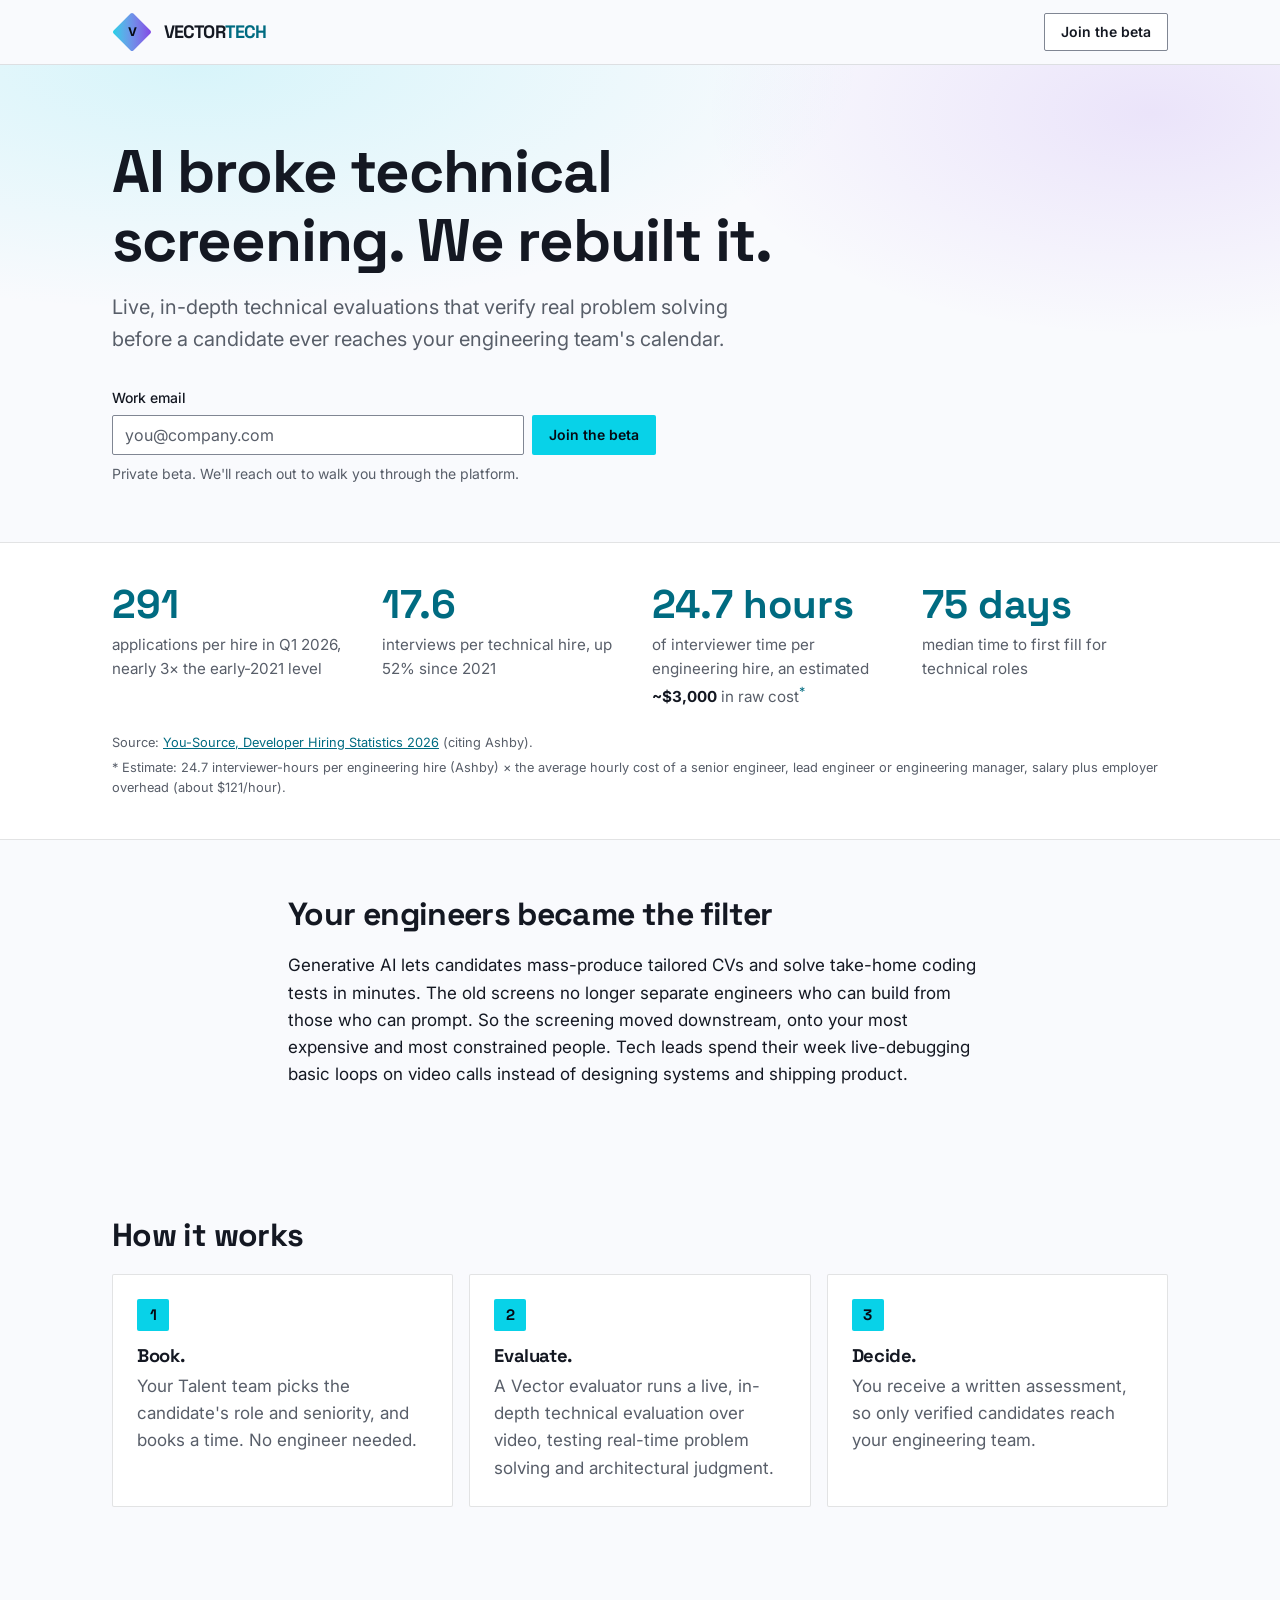
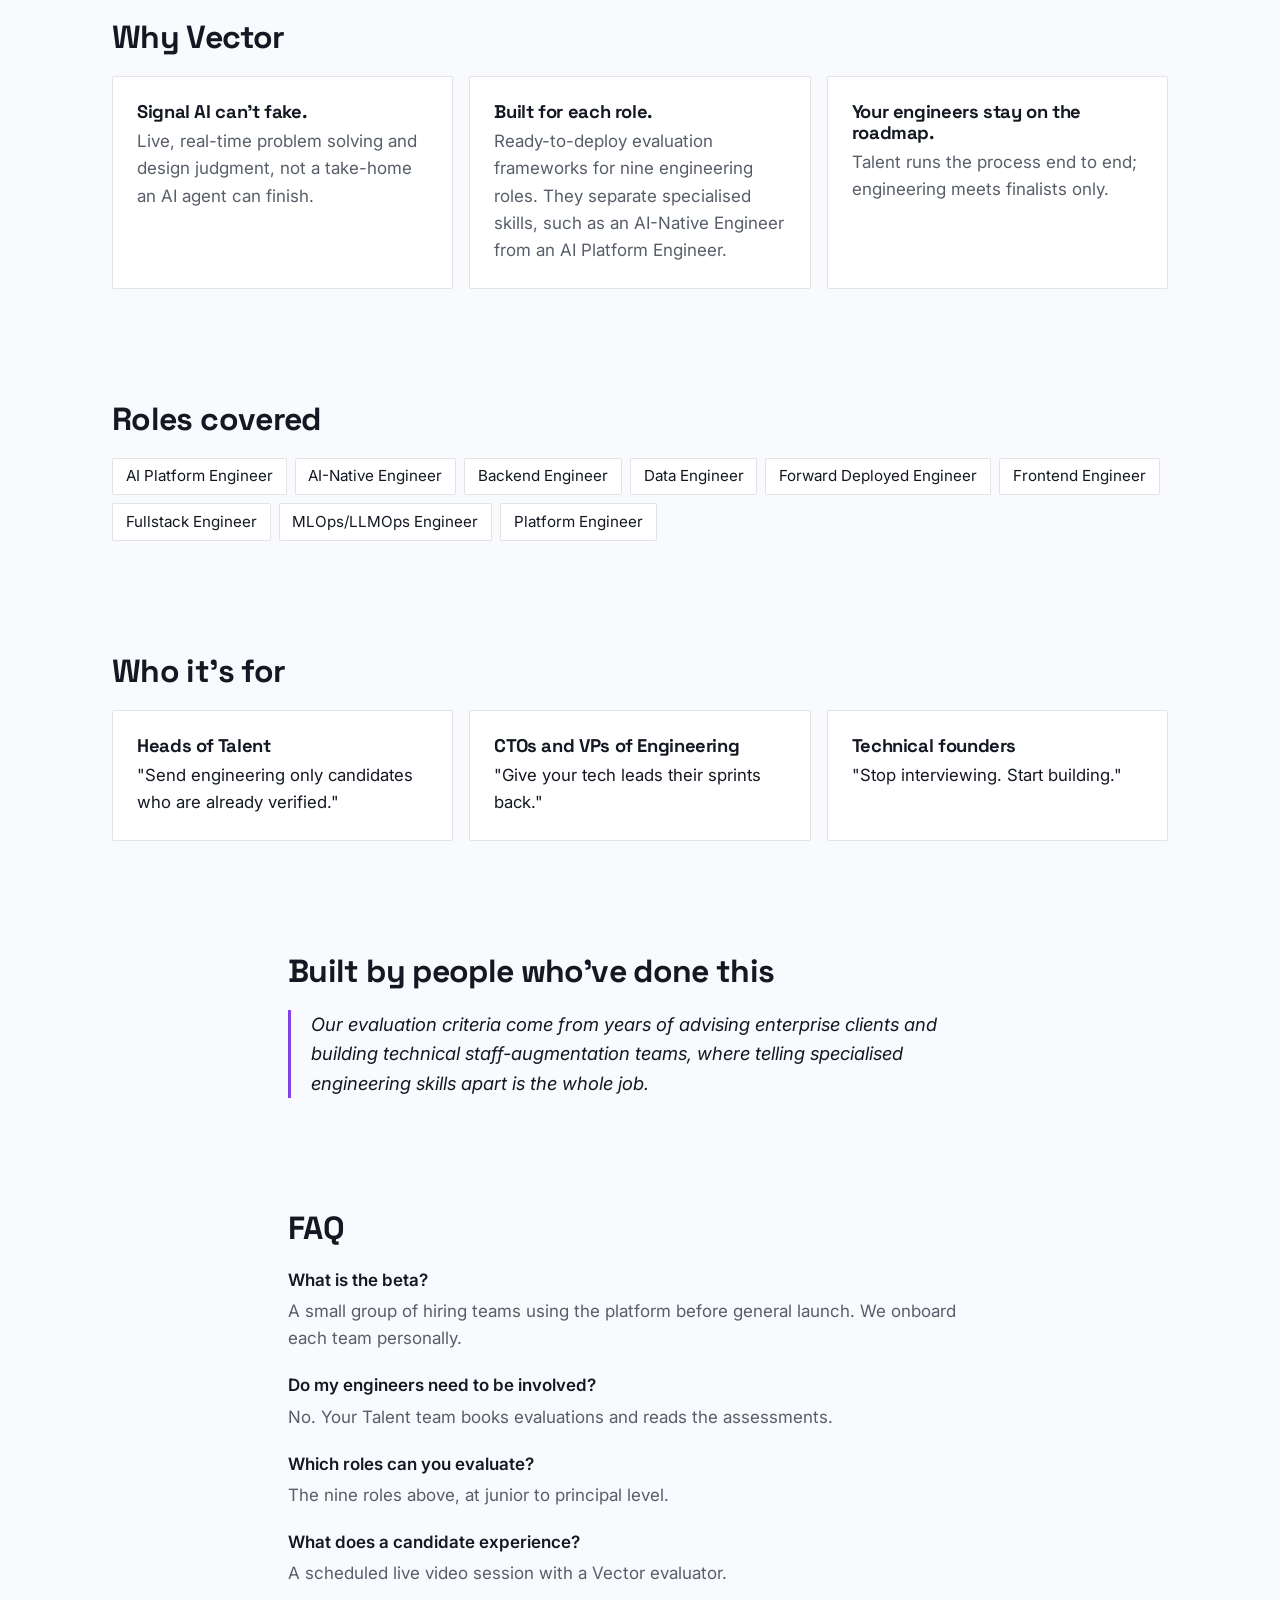
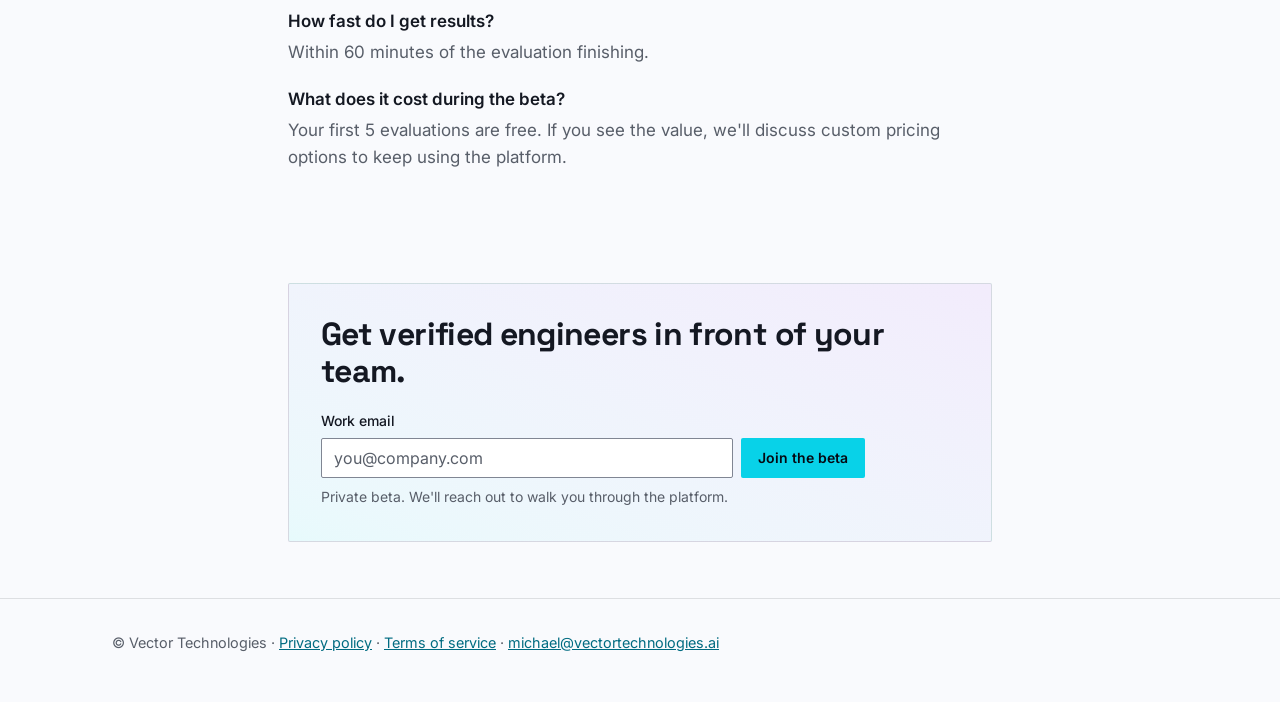
<file: index.html>
<!doctype html>
<html lang="en">
  <head>
    <meta charset="utf-8" />
    <meta name="viewport" content="width=device-width, initial-scale=1" />
    <title>Vector Technologies · Technical evaluations for the AI era</title>
    <meta
      name="description"
      content="AI broke technical screening. We rebuilt it. Live, in-depth technical evaluations that verify real problem solving before a candidate ever reaches your engineering team's calendar."
    />
    <link rel="preconnect" href="https://fonts.googleapis.com" />
    <link rel="preconnect" href="https://fonts.gstatic.com" crossorigin />
    <link
      rel="stylesheet"
      href="https://fonts.googleapis.com/css2?family=Inter:wght@400;500;600;700&family=Space+Grotesk:wght@500;700&display=swap"
    />
    <!-- ?v= forces browsers to fetch a changed style.css; see README "Changing style.css". -->
    <link rel="stylesheet" href="/style.css?v=2026-10-06" />
  </head>
  <body>
    <!--
      Landing page with the beta sign-up form. All wording was approved word for word by
      the owner on 2026-10-06 (the "beta landing page messaging" doc); change it only with
      the owner's say-so. The form posts to the evaluations app (see the script at the end
      and README.md).
    -->
    <header class="site-header">
      <div class="wrap header-row">
        <a class="logo" href="/" aria-label="VectorTech home">
          <span class="logo-mark" aria-hidden="true"><span>V</span></span>
          <span class="logo-word">Vector<span class="logo-tech">Tech</span></span>
        </a>
        <a class="button button-secondary" href="#join">Join the beta</a>
      </div>
    </header>

    <main>
      <section class="hero" id="join">
        <div class="wrap">
          <h1>AI broke technical screening. We rebuilt it.</h1>
          <p class="lead">
            Live, in-depth technical evaluations that verify real problem solving before a
            candidate ever reaches your engineering team's calendar.
          </p>
          <form class="signup" novalidate>
            <label class="signup-label" for="email-hero">Work email</label>
            <div class="signup-controls">
              <input
                id="email-hero"
                name="email"
                type="email"
                autocomplete="email"
                placeholder="you@company.com"
                required
                aria-describedby="note-hero status-hero"
              />
              <button class="button button-primary" type="submit">Join the beta</button>
            </div>
            <div class="hp" aria-hidden="true">
              <label>Website <input name="website" type="text" tabindex="-1" autocomplete="off" /></label>
            </div>
            <p class="signup-note" id="note-hero">
              Private beta. We'll reach out to walk you through the platform.
            </p>
            <p class="signup-status" id="status-hero" role="status" aria-live="polite"></p>
          </form>
        </div>
      </section>

      <section class="numbers" aria-label="The numbers">
        <div class="wrap">
          <ul class="stats">
            <li>
              <strong>291</strong>
              <span>applications per hire in Q1 2026, nearly 3× the early-2021 level</span>
            </li>
            <li>
              <strong>17.6</strong>
              <span>interviews per technical hire, up 52% since 2021</span>
            </li>
            <li>
              <strong>24.7 hours</strong>
              <span
                >of interviewer time per engineering hire, an estimated
                <b>~$3,000</b> in raw cost<sup><a href="#estimate-note" aria-label="How the cost is estimated">*</a></sup></span
              >
            </li>
            <li>
              <strong>75 days</strong>
              <span>median time to first fill for technical roles</span>
            </li>
          </ul>
          <p class="small-print">
            Source:
            <a href="https://www.you-source.com/blogs/developer-hiring-statistics-2026"
              >You-Source, Developer Hiring Statistics 2026</a
            >
            (citing Ashby).
            <span id="estimate-note"
              >* Estimate: 24.7 interviewer-hours per engineering hire (Ashby) × the average
              hourly cost of a senior engineer, lead engineer or engineering manager, salary plus
              employer overhead (about $121/hour).</span
            >
          </p>
        </div>
      </section>

      <section class="section">
        <div class="wrap narrow">
          <h2>Your engineers became the filter</h2>
          <p>
            Generative AI lets candidates mass-produce tailored CVs and solve take-home coding
            tests in minutes. The old screens no longer separate engineers who can build from
            those who can prompt. So the screening moved downstream, onto your most expensive
            and most constrained people. Tech leads spend their week live-debugging basic loops
            on video calls instead of designing systems and shipping product.
          </p>
        </div>
      </section>

      <section class="section">
        <div class="wrap">
          <h2>How it works</h2>
          <ol class="cards steps">
            <li class="card">
              <h3>Book.</h3>
              <p>
                Your Talent team picks the candidate's role and seniority, and books a time. No
                engineer needed.
              </p>
            </li>
            <li class="card">
              <h3>Evaluate.</h3>
              <p>
                A Vector evaluator runs a live, in-depth technical evaluation over video,
                testing real-time problem solving and architectural judgment.
              </p>
            </li>
            <li class="card">
              <h3>Decide.</h3>
              <p>
                You receive a written assessment, so only verified candidates reach your
                engineering team.
              </p>
            </li>
          </ol>
        </div>
      </section>

      <section class="section">
        <div class="wrap">
          <h2>Why Vector</h2>
          <ul class="cards">
            <li class="card">
              <h3>Signal AI can't fake.</h3>
              <p>
                Live, real-time problem solving and design judgment, not a take-home an AI agent
                can finish.
              </p>
            </li>
            <li class="card">
              <h3>Built for each role.</h3>
              <p>
                Ready-to-deploy evaluation frameworks for nine engineering roles. They separate
                specialised skills, such as an AI-Native Engineer from an AI Platform Engineer.
              </p>
            </li>
            <li class="card">
              <h3>Your engineers stay on the roadmap.</h3>
              <p>Talent runs the process end to end; engineering meets finalists only.</p>
            </li>
          </ul>
        </div>
      </section>

      <section class="section">
        <div class="wrap">
          <h2>Roles covered</h2>
          <ul class="tags">
            <li>AI Platform Engineer</li>
            <li>AI-Native Engineer</li>
            <li>Backend Engineer</li>
            <li>Data Engineer</li>
            <li>Forward Deployed Engineer</li>
            <li>Frontend Engineer</li>
            <li>Fullstack Engineer</li>
            <li>MLOps/LLMOps Engineer</li>
            <li>Platform Engineer</li>
          </ul>
        </div>
      </section>

      <section class="section">
        <div class="wrap">
          <h2>Who it's for</h2>
          <ul class="cards">
            <li class="card">
              <h3>Heads of Talent</h3>
              <p class="quote">"Send engineering only candidates who are already verified."</p>
            </li>
            <li class="card">
              <h3>CTOs and VPs of Engineering</h3>
              <p class="quote">"Give your tech leads their sprints back."</p>
            </li>
            <li class="card">
              <h3>Technical founders</h3>
              <p class="quote">"Stop interviewing. Start building."</p>
            </li>
          </ul>
        </div>
      </section>

      <section class="section">
        <div class="wrap narrow">
          <h2>Built by people who've done this</h2>
          <p class="statement">
            Our evaluation criteria come from years of advising enterprise clients and building
            technical staff-augmentation teams, where telling specialised engineering skills
            apart is the whole job.
          </p>
        </div>
      </section>

      <section class="section">
        <div class="wrap narrow">
          <h2>FAQ</h2>
          <dl class="faq">
            <dt>What is the beta?</dt>
            <dd>
              A small group of hiring teams using the platform before general launch. We onboard
              each team personally.
            </dd>
            <dt>Do my engineers need to be involved?</dt>
            <dd>No. Your Talent team books evaluations and reads the assessments.</dd>
            <dt>Which roles can you evaluate?</dt>
            <dd>The nine roles above, at junior to principal level.</dd>
            <dt>What does a candidate experience?</dt>
            <dd>A scheduled live video session with a Vector evaluator.</dd>
            <dt>How fast do I get results?</dt>
            <dd>Within 60 minutes of the evaluation finishing.</dd>
            <dt>What does it cost during the beta?</dt>
            <dd>
              Your first 5 evaluations are free. If you see the value, we'll discuss custom
              pricing options to keep using the platform.
            </dd>
          </dl>
        </div>
      </section>

      <section class="section final">
        <div class="wrap narrow">
          <div class="final-card">
            <h2>Get verified engineers in front of your team.</h2>
            <form class="signup" novalidate>
              <label class="signup-label" for="email-final">Work email</label>
              <div class="signup-controls">
                <input
                  id="email-final"
                  name="email"
                  type="email"
                  autocomplete="email"
                  placeholder="you@company.com"
                  required
                  aria-describedby="note-final status-final"
                />
                <button class="button button-primary" type="submit">Join the beta</button>
              </div>
              <div class="hp" aria-hidden="true">
                <label>Website <input name="website" type="text" tabindex="-1" autocomplete="off" /></label>
              </div>
              <p class="signup-note" id="note-final">
                Private beta. We'll reach out to walk you through the platform.
              </p>
              <p class="signup-status" id="status-final" role="status" aria-live="polite"></p>
            </form>
          </div>
        </div>
      </section>
    </main>

    <footer class="site-footer">
      <div class="wrap">
        © Vector Technologies · <a href="/privacy/">Privacy policy</a> ·
        <a href="/terms/">Terms of service</a> ·
        <a href="mailto:michael@vectortechnologies.ai">michael@vectortechnologies.ai</a>
      </div>
    </footer>

    <script>
      /*
       * Beta sign-up forms (both on this page). Posts {"email", "website"} as JSON to the
       * evaluations app's public endpoint (repo Vector-technologies-technical-evaluations-
       * platform: src/lib/beta-signup/handler.ts), which saves the address and sends the
       * thank-you and the owner's notification.
       *
       * Where it posts: the live app, except when this page is opened from localhost (a
       * local preview, http://localhost:8080), which posts to the app running locally
       * (http://localhost:3000), so testing never touches production.
       * Answers: 200 = received (also for an address that already signed up, on purpose);
       * 400 = invalid address; anything else, or no answer = "something went wrong".
       * NOTE: "website" is a honeypot, hidden from people; bots that fill it are told "ok"
       *   by the app and nothing is saved.
       */
      (function () {
        var ENDPOINT =
          location.hostname === "localhost"
            ? "http://localhost:3000/api/beta-signup"
            : "https://app.vectortechnologies.ai/api/beta-signup";
        var INVALID = "Please enter a valid email address.";
        var FAILED =
          "Something went wrong on our side. Please try again in a few minutes, or email michael@vectortechnologies.ai.";
        // Same shape the app accepts; the app has the final say.
        var LOOKS_LIKE_EMAIL = /^[^\s@,<>]+@[^\s@,<>]+\.[^\s@,<>]+$/;

        function showSuccess(status) {
          status.textContent = "";
          var strong = document.createElement("strong");
          strong.textContent = "You're on the list.";
          status.appendChild(strong);
          status.appendChild(
            document.createTextNode(
              " Thanks for your interest in Vector. We've sent a confirmation to your inbox, and someone from our team will reach out shortly to walk you through the platform.",
            ),
          );
          status.className = "signup-status is-success";
        }

        function showProblem(status, input, text) {
          status.textContent = text;
          status.className = "signup-status is-problem";
          if (text === INVALID) {
            input.setAttribute("aria-invalid", "true");
            input.focus();
          }
        }

        document.querySelectorAll("form.signup").forEach(function (form) {
          var input = form.querySelector('input[name="email"]');
          var honeypot = form.querySelector('input[name="website"]');
          var button = form.querySelector('button[type="submit"]');
          var status = form.querySelector(".signup-status");

          input.addEventListener("input", function () {
            input.removeAttribute("aria-invalid");
          });

          form.addEventListener("submit", async function (event) {
            event.preventDefault();
            if (button.disabled) return;
            var email = input.value.trim();
            if (!LOOKS_LIKE_EMAIL.test(email)) {
              showProblem(status, input, INVALID);
              return;
            }

            button.disabled = true;
            button.textContent = "Sending…";
            status.textContent = "";
            status.className = "signup-status";
            try {
              var response = await fetch(ENDPOINT, {
                method: "POST",
                headers: { "content-type": "application/json" },
                body: JSON.stringify({ email: email, website: honeypot.value }),
              });
              if (response.ok) {
                form.reset();
                showSuccess(status);
              } else if (response.status === 400) {
                showProblem(status, input, INVALID);
              } else {
                showProblem(status, input, FAILED);
              }
            } catch (error) {
              // Network failure or the browser blocked the request: same advice.
              showProblem(status, input, FAILED);
            } finally {
              button.disabled = false;
              button.textContent = "Join the beta";
            }
          });
        });
      })();
    </script>
  </body>
</html>
</file>
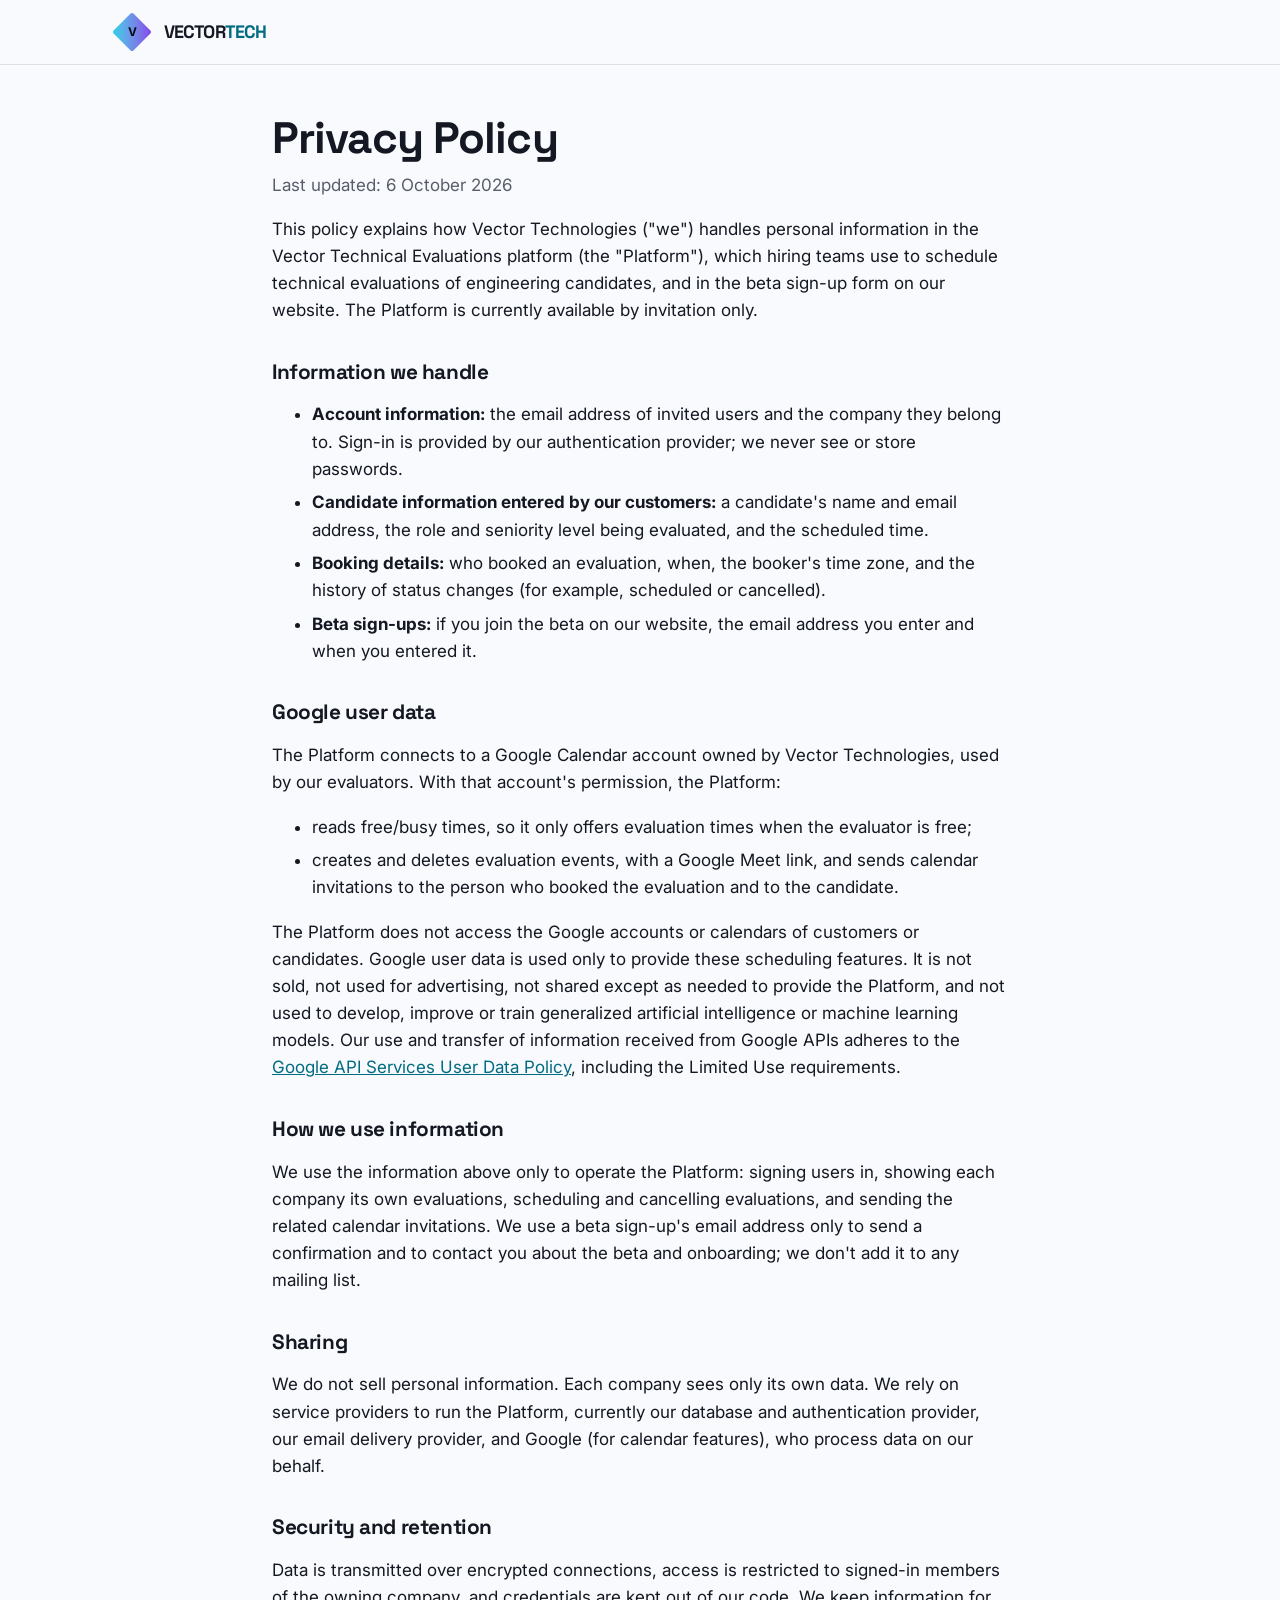
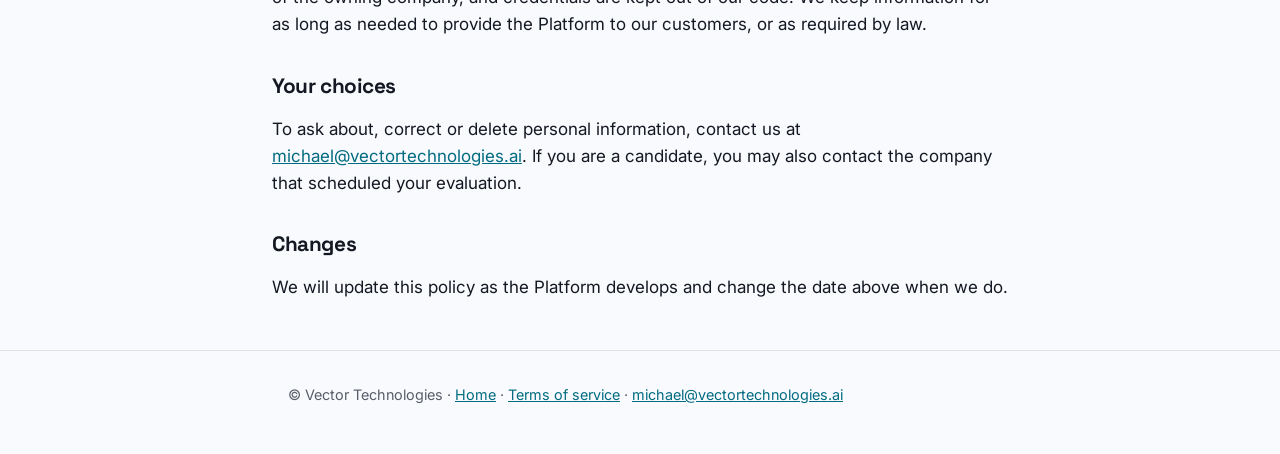
<file: privacy/index.html>
<!doctype html>
<html lang="en">
  <head>
    <meta charset="utf-8" />
    <meta name="viewport" content="width=device-width, initial-scale=1" />
    <title>Privacy Policy · Vector Technologies</title>
    <link rel="preconnect" href="https://fonts.googleapis.com" />
    <link rel="preconnect" href="https://fonts.gstatic.com" crossorigin />
    <link
      rel="stylesheet"
      href="https://fonts.googleapis.com/css2?family=Inter:wght@400;500;600;700&family=Space+Grotesk:wght@500;700&display=swap"
    />
    <!-- ?v= forces browsers to fetch a changed style.css; see README "Changing style.css". -->
    <link rel="stylesheet" href="/style.css?v=2026-10-06" />
  </head>
  <body>
    <!-- Linked from Google's OAuth consent screen (Cloud project vector-evals): keep this URL. -->
    <header class="site-header">
      <div class="wrap header-row">
        <a class="logo" href="/" aria-label="VectorTech home">
          <span class="logo-mark" aria-hidden="true"><span>V</span></span>
          <span class="logo-word">Vector<span class="logo-tech">Tech</span></span>
        </a>
      </div>
    </header>
    <main class="wrap narrow page">
      <h1>Privacy Policy</h1>
      <p class="updated">Last updated: 6 October 2026</p>

      <p>
        This policy explains how Vector Technologies ("we") handles personal information in the
        Vector Technical Evaluations platform (the "Platform"), which hiring teams use to
        schedule technical evaluations of engineering candidates, and in the beta sign-up form
        on our website. The Platform is currently available by invitation only.
      </p>

      <h2>Information we handle</h2>
      <ul>
        <li>
          <strong>Account information:</strong> the email address of invited users and the
          company they belong to. Sign-in is provided by our authentication provider; we never
          see or store passwords.
        </li>
        <li>
          <strong>Candidate information entered by our customers:</strong> a candidate's name and
          email address, the role and seniority level being evaluated, and the scheduled time.
        </li>
        <li>
          <strong>Booking details:</strong> who booked an evaluation, when, the booker's time zone,
          and the history of status changes (for example, scheduled or cancelled).
        </li>
        <li>
          <strong>Beta sign-ups:</strong> if you join the beta on our website, the email address
          you enter and when you entered it.
        </li>
      </ul>

      <h2>Google user data</h2>
      <p>
        The Platform connects to a Google Calendar account owned by Vector Technologies, used by
        our evaluators. With that account's permission, the Platform:
      </p>
      <ul>
        <li>reads free/busy times, so it only offers evaluation times when the evaluator is free;</li>
        <li>
          creates and deletes evaluation events, with a Google Meet link, and sends calendar
          invitations to the person who booked the evaluation and to the candidate.
        </li>
      </ul>
      <p>
        The Platform does not access the Google accounts or calendars of customers or
        candidates. Google user data is used only to provide these scheduling features. It is
        not sold, not used for advertising, not shared except as needed to provide the
        Platform, and not used to develop, improve or train generalized artificial intelligence
        or machine learning models. Our use and transfer of information received from Google
        APIs adheres to the
        <a href="https://developers.google.com/terms/api-services-user-data-policy"
          >Google API Services User Data Policy</a
        >, including the Limited Use requirements.
      </p>

      <h2>How we use information</h2>
      <p>
        We use the information above only to operate the Platform: signing users in, showing each
        company its own evaluations, scheduling and cancelling evaluations, and sending the
        related calendar invitations. We use a beta sign-up's email address only to send a
        confirmation and to contact you about the beta and onboarding; we don't add it to any
        mailing list.
      </p>

      <h2>Sharing</h2>
      <p>
        We do not sell personal information. Each company sees only its own data. We rely on
        service providers to run the Platform, currently our database and authentication
        provider, our email delivery provider, and Google (for calendar features), who process
        data on our behalf.
      </p>

      <h2>Security and retention</h2>
      <p>
        Data is transmitted over encrypted connections, access is restricted to signed-in members
        of the owning company, and credentials are kept out of our code. We keep information for
        as long as needed to provide the Platform to our customers, or as required by law.
      </p>

      <h2>Your choices</h2>
      <p>
        To ask about, correct or delete personal information, contact us at
        <a href="mailto:michael@vectortechnologies.ai">michael@vectortechnologies.ai</a>. If you are a candidate, you may also
        contact the company that scheduled your evaluation.
      </p>

      <h2>Changes</h2>
      <p>
        We will update this policy as the Platform develops and change the date above when we do.
      </p>
    </main>
    <footer class="site-footer">
      <div class="wrap narrow">
        © Vector Technologies · <a href="/">Home</a> · <a href="/terms/">Terms of service</a> ·
        <a href="mailto:michael@vectortechnologies.ai">michael@vectortechnologies.ai</a>
      </div>
    </footer>
  </body>
</html>
</file>
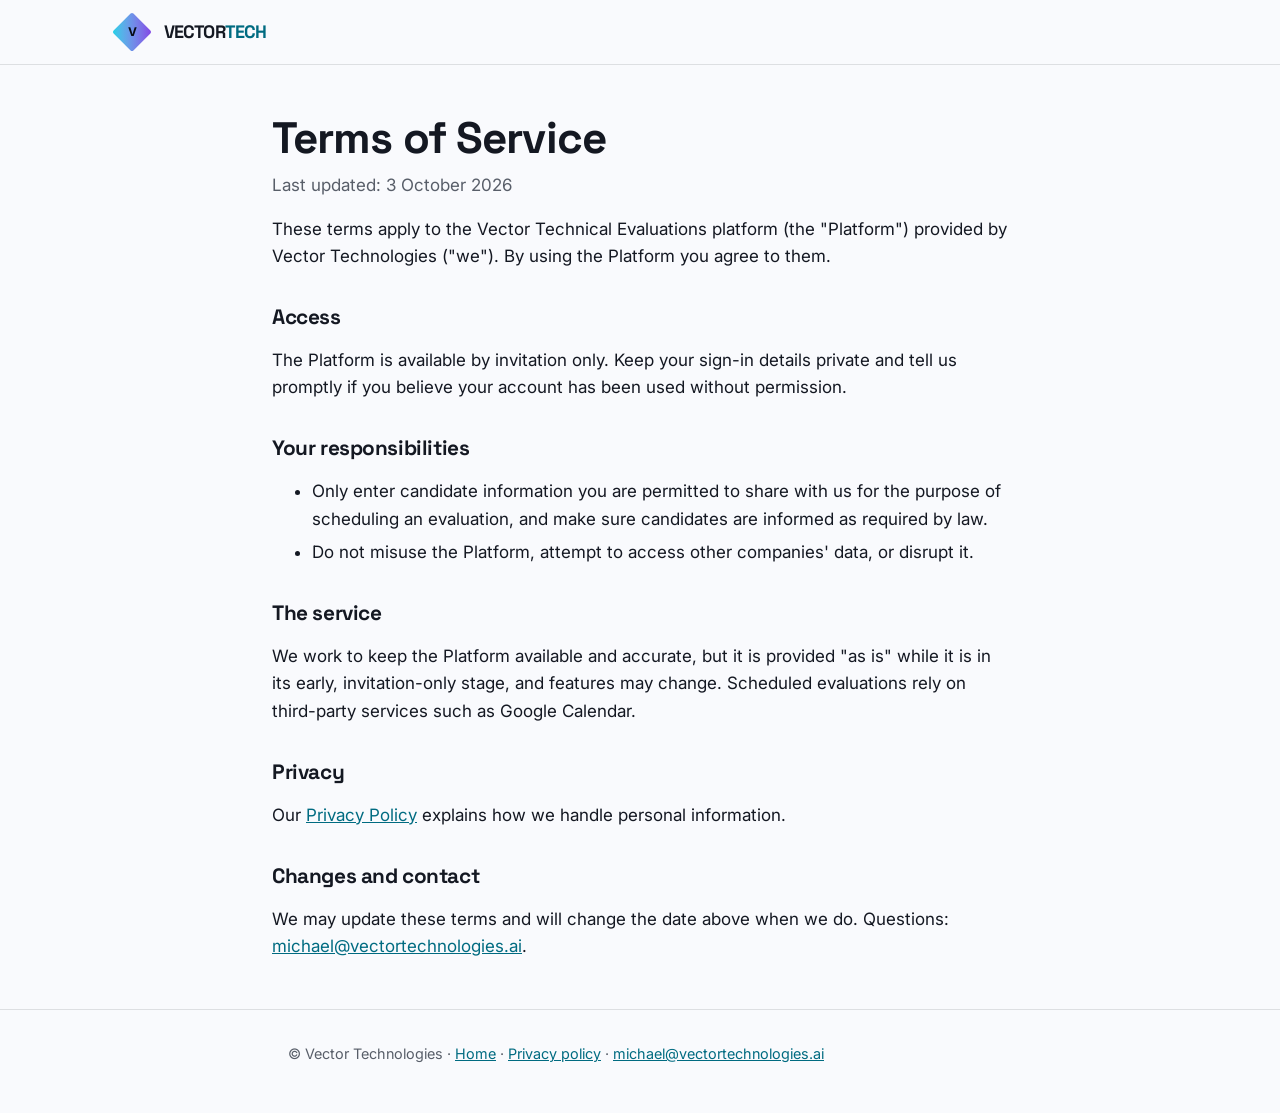
<file: terms/index.html>
<!doctype html>
<html lang="en">
  <head>
    <meta charset="utf-8" />
    <meta name="viewport" content="width=device-width, initial-scale=1" />
    <title>Terms of Service · Vector Technologies</title>
    <link rel="preconnect" href="https://fonts.googleapis.com" />
    <link rel="preconnect" href="https://fonts.gstatic.com" crossorigin />
    <link
      rel="stylesheet"
      href="https://fonts.googleapis.com/css2?family=Inter:wght@400;500;600;700&family=Space+Grotesk:wght@500;700&display=swap"
    />
    <!-- ?v= forces browsers to fetch a changed style.css; see README "Changing style.css". -->
    <link rel="stylesheet" href="/style.css?v=2026-10-06" />
  </head>
  <body>
    <!-- Linked from Google's OAuth consent screen (Cloud project vector-evals): keep this URL. -->
    <header class="site-header">
      <div class="wrap header-row">
        <a class="logo" href="/" aria-label="VectorTech home">
          <span class="logo-mark" aria-hidden="true"><span>V</span></span>
          <span class="logo-word">Vector<span class="logo-tech">Tech</span></span>
        </a>
      </div>
    </header>
    <main class="wrap narrow page">
      <h1>Terms of Service</h1>
      <p class="updated">Last updated: 3 October 2026</p>

      <p>
        These terms apply to the Vector Technical Evaluations platform (the "Platform") provided
        by Vector Technologies ("we"). By using the Platform you agree to them.
      </p>

      <h2>Access</h2>
      <p>
        The Platform is available by invitation only. Keep your sign-in details private and tell
        us promptly if you believe your account has been used without permission.
      </p>

      <h2>Your responsibilities</h2>
      <ul>
        <li>
          Only enter candidate information you are permitted to share with us for the purpose of
          scheduling an evaluation, and make sure candidates are informed as required by law.
        </li>
        <li>Do not misuse the Platform, attempt to access other companies' data, or disrupt it.</li>
      </ul>

      <h2>The service</h2>
      <p>
        We work to keep the Platform available and accurate, but it is provided "as is" while it
        is in its early, invitation-only stage, and features may change. Scheduled evaluations
        rely on third-party services such as Google Calendar.
      </p>

      <h2>Privacy</h2>
      <p>Our <a href="/privacy/">Privacy Policy</a> explains how we handle personal information.</p>

      <h2>Changes and contact</h2>
      <p>
        We may update these terms and will change the date above when we do. Questions:
        <a href="mailto:michael@vectortechnologies.ai">michael@vectortechnologies.ai</a>.
      </p>
    </main>
    <footer class="site-footer">
      <div class="wrap narrow">
        © Vector Technologies · <a href="/">Home</a> · <a href="/privacy/">Privacy policy</a> ·
        <a href="mailto:michael@vectortechnologies.ai">michael@vectortechnologies.ai</a>
      </div>
    </footer>
  </body>
</html>
</file>
<file: style.css>
/*
 * Site styles: the evaluations app's M18 design system, as plain CSS (no build step).
 *
 * Colours are copied from the app's tokens (repo Vector-technologies-technical-
 * evaluations-platform, src/app/globals.css), where a test checks their contrast in both
 * modes. Change a colour there first, then copy it here, so the site and the app match.
 * Light/dark follows the device setting (no switch), like the app.
 * Fonts: Inter (text) and Space Grotesk (headings, logo), loaded from Google Fonts by
 * each page.
 * NOTE: tints use color-mix(), which every current browser supports; an older browser
 *   just shows the plain background.
 */
:root {
  color-scheme: light;
  --background: oklch(98.5% 0.004 265);
  --surface: oklch(100% 0 0);
  --foreground: oklch(21% 0.02 265);
  --muted-foreground: oklch(48% 0.02 265);
  --border: oklch(21% 0.02 265 / 0.12);
  --input: oklch(62% 0.02 265);
  --primary: oklch(79% 0.135 208);
  --primary-foreground: oklch(14.5% 0.02 265);
  --secondary: oklch(55% 0.23 296);
  --link: oklch(48% 0.1 215);
  --ring: oklch(48% 0.1 215);
  --danger: oklch(52% 0.2 27);
  --success-bg: oklch(95% 0.04 155);
  --success-fg: oklch(38% 0.09 155);
  --danger-bg: oklch(95% 0.03 25);
  --danger-fg: oklch(42% 0.15 27);
  --neutral-bg: oklch(93% 0.008 265);
  --font-sans: "Inter", ui-sans-serif, system-ui, sans-serif;
  --font-display: "Space Grotesk", "Inter", sans-serif;
}

@media (prefers-color-scheme: dark) {
  :root {
    color-scheme: dark;
    --background: oklch(14.5% 0.02 265);
    --surface: oklch(21% 0.02 265);
    --foreground: oklch(86.9% 0.015 265);
    --muted-foreground: oklch(66% 0.02 265);
    --border: oklch(100% 0 0 / 0.1);
    --input: oklch(52% 0.02 265);
    --link: oklch(79% 0.135 208);
    --ring: oklch(79% 0.135 208);
    --danger: oklch(70% 0.19 25);
    --success-bg: oklch(26% 0.05 155);
    --success-fg: oklch(85% 0.12 155);
    --danger-bg: oklch(26% 0.07 25);
    --danger-fg: oklch(85% 0.09 25);
    --neutral-bg: oklch(28% 0.02 265);
  }
}

*,
*::before,
*::after {
  box-sizing: border-box;
}

body {
  margin: 0;
  background: var(--background);
  color: var(--foreground);
  font: 400 17px/1.6 var(--font-sans);
  -webkit-font-smoothing: antialiased;
}

a {
  color: var(--link);
}

:focus-visible {
  outline: 2px solid var(--ring);
  outline-offset: 2px;
}

h1,
h2,
h3 {
  font-family: var(--font-display);
  line-height: 1.15;
  letter-spacing: -0.02em;
}

h2 {
  margin: 0 0 1.25rem;
  font-size: clamp(1.5rem, 1.2rem + 1.2vw, 2rem);
}

h3 {
  margin: 0 0 0.4rem;
  font-size: 1.15rem;
}

/* --- Layout -------------------------------------------------------------------- */

.wrap {
  max-width: 68rem;
  margin: 0 auto;
  padding: 0 16px;
}

.wrap.narrow {
  max-width: 46rem;
}

.section {
  padding: 3.5rem 0;
}

/* --- Header and logo (matches the app's Logo, without "Evaluations") -------------- */

.site-header {
  border-bottom: 1px solid var(--border);
}

.header-row {
  display: flex;
  align-items: center;
  justify-content: space-between;
  gap: 1rem;
  min-height: 4rem;
}

.logo {
  display: inline-flex;
  align-items: center;
  gap: 0.75rem;
  color: var(--foreground);
  text-decoration: none;
}

/* A rotated square's corners reach ~20% past its box; the margin keeps them inside. */
.logo-mark {
  display: grid;
  place-items: center;
  width: 1.75rem;
  height: 1.75rem;
  margin: 0 0.375rem;
  border-radius: 2px;
  background: linear-gradient(to top right, var(--primary), var(--secondary));
  transform: rotate(45deg);
}

.logo-mark span {
  transform: rotate(-45deg);
  color: var(--primary-foreground);
  font-size: 0.75rem;
  font-weight: 700;
}

.logo-word {
  font-family: var(--font-display);
  font-size: 1.125rem;
  font-weight: 700;
  text-transform: uppercase;
  letter-spacing: -0.05em;
}

/* Brand cyan in dark mode, darker cyan in light (bright cyan on white is unreadable). */
.logo-tech {
  color: var(--link);
}

/* --- Buttons (matches the app's Button) ----------------------------------------- */

.button {
  display: inline-flex;
  align-items: center;
  justify-content: center;
  gap: 0.5rem;
  padding: 0.5rem 1rem;
  border: 1px solid transparent;
  border-radius: 2px;
  font: 600 0.875rem/1.4 var(--font-sans);
  text-decoration: none;
  white-space: nowrap;
  cursor: pointer;
  transition:
    background-color 0.15s,
    opacity 0.15s;
}

.button:disabled {
  cursor: not-allowed;
  opacity: 0.6;
}

.button-primary {
  background: var(--primary);
  color: var(--primary-foreground);
}

.button-primary:hover:not(:disabled) {
  background: color-mix(in oklch, var(--primary) 85%, transparent);
}

.button-secondary {
  border-color: var(--input);
  background: var(--surface);
  color: var(--foreground);
}

.button-secondary:hover {
  background: var(--neutral-bg);
}

/* --- Hero ------------------------------------------------------------------------ */

.hero {
  padding: 4.5rem 0 3.5rem;
  background:
    radial-gradient(
      60rem 22rem at 15% 0%,
      color-mix(in oklch, var(--primary) 14%, transparent),
      transparent 70%
    ),
    radial-gradient(
      40rem 20rem at 90% 10%,
      color-mix(in oklch, var(--secondary) 12%, transparent),
      transparent 70%
    );
}

.hero h1 {
  max-width: 18ch;
  margin: 0 0 1rem;
  font-size: clamp(2.25rem, 1.4rem + 4vw, 3.75rem);
}

.lead {
  max-width: 40rem;
  margin: 0 0 2rem;
  color: var(--muted-foreground);
  font-size: clamp(1.05rem, 1rem + 0.4vw, 1.25rem);
}

/* --- Sign-up form ------------------------------------------------------------------ */

.signup {
  max-width: 34rem;
}

.signup-label {
  display: block;
  margin-bottom: 0.35rem;
  font-size: 0.875rem;
  font-weight: 500;
}

.signup-controls {
  display: flex;
  gap: 0.5rem;
}

.signup input[type="email"] {
  flex: 1;
  min-width: 0;
  padding: 0.5rem 0.75rem;
  border: 1px solid var(--input);
  border-radius: 2px;
  background: var(--surface);
  color: var(--foreground);
  font: 400 1rem/1.4 var(--font-sans);
}

.signup input[type="email"]::placeholder {
  color: var(--muted-foreground);
}

.signup input[aria-invalid="true"] {
  border-color: var(--danger);
}

.signup-note {
  margin: 0.5rem 0 0;
  color: var(--muted-foreground);
  font-size: 0.875rem;
}

/* Always present (even empty) so screen readers announce text when it appears. */
.signup-status {
  margin: 0.75rem 0 0;
  font-size: 0.95rem;
}

.signup-status:empty {
  margin: 0;
}

.signup-status.is-success,
.signup-status.is-problem {
  padding: 0.75rem 1rem;
  border-radius: 2px;
}

.signup-status.is-success {
  background: var(--success-bg);
  color: var(--success-fg);
}

.signup-status.is-problem {
  background: var(--danger-bg);
  color: var(--danger-fg);
}

/* Honeypot: out of sight and out of reach for people; bots still find and fill it. */
.hp {
  position: absolute;
  left: -10000px;
  width: 1px;
  height: 1px;
  overflow: hidden;
}

@media (max-width: 30rem) {
  .signup-controls {
    flex-direction: column;
  }
}

/* --- Numbers ------------------------------------------------------------------- */

.numbers {
  padding: 2.5rem 0;
  border-block: 1px solid var(--border);
  background: var(--surface);
}

.stats {
  display: grid;
  grid-template-columns: repeat(4, minmax(0, 1fr));
  gap: 1.5rem;
  margin: 0;
  padding: 0;
  list-style: none;
}

.stats strong {
  display: block;
  color: var(--link);
  font-family: var(--font-display);
  font-size: clamp(1.75rem, 1.4rem + 1.5vw, 2.5rem);
  line-height: 1.1;
}

.stats span {
  display: block;
  margin-top: 0.4rem;
  color: var(--muted-foreground);
  font-size: 0.95rem;
}

.stats b {
  color: var(--foreground);
}

.stats sup a {
  text-decoration: none;
}

.small-print {
  margin: 1.5rem 0 0;
  color: var(--muted-foreground);
  font-size: 0.8rem;
}

.small-print span {
  display: block;
  margin-top: 0.25rem;
}

@media (max-width: 52rem) {
  .stats {
    grid-template-columns: repeat(2, minmax(0, 1fr));
  }
}

/* --- Cards, tags, statement, FAQ ---------------------------------------------------- */

.cards {
  display: grid;
  grid-template-columns: repeat(3, minmax(0, 1fr));
  gap: 1rem;
  margin: 0;
  padding: 0;
  list-style: none;
}

.card {
  padding: 1.5rem;
  border: 1px solid var(--border);
  border-radius: 2px;
  background: var(--surface);
}

.card p {
  margin: 0;
  color: var(--muted-foreground);
}

.card .quote {
  color: var(--foreground);
  font-size: 1.05rem;
}

.steps {
  counter-reset: step;
}

.steps .card::before {
  counter-increment: step;
  content: counter(step);
  display: grid;
  place-items: center;
  width: 2rem;
  height: 2rem;
  margin-bottom: 0.9rem;
  border-radius: 2px;
  background: var(--primary);
  color: var(--primary-foreground);
  font: 700 0.95rem/1 var(--font-display);
}

@media (max-width: 52rem) {
  .cards {
    grid-template-columns: minmax(0, 1fr);
  }
}

.tags {
  display: flex;
  flex-wrap: wrap;
  gap: 0.5rem;
  margin: 0;
  padding: 0;
  list-style: none;
}

.tags li {
  padding: 0.35rem 0.8rem;
  border: 1px solid var(--border);
  border-radius: 2px;
  background: var(--surface);
  font-size: 0.95rem;
}

.statement {
  margin: 0;
  padding-left: 1.25rem;
  border-left: 3px solid var(--secondary);
  font-size: 1.15rem;
  font-style: italic;
}

.faq {
  margin: 0;
}

.faq dt {
  margin-top: 1.25rem;
  font-weight: 600;
}

.faq dt:first-child {
  margin-top: 0;
}

.faq dd {
  margin: 0.25rem 0 0;
  color: var(--muted-foreground);
}

.final-card {
  padding: 2rem;
  border: 1px solid var(--border);
  border-radius: 2px;
  background:
    linear-gradient(
      to top right,
      color-mix(in oklch, var(--primary) 10%, transparent),
      color-mix(in oklch, var(--secondary) 10%, transparent)
    ),
    var(--surface);
}

@media (max-width: 30rem) {
  .final-card {
    padding: 1.25rem;
  }
}

/* --- Footer --------------------------------------------------------------------- */

.site-footer {
  padding: 2rem 0 3rem;
  border-top: 1px solid var(--border);
  color: var(--muted-foreground);
  font-size: 0.9rem;
}

/* --- Policy pages (/privacy/, /terms/) -------------------------------------------- */

.page {
  padding: 3rem 0 2rem;
}

.page h1 {
  margin: 0 0 0.5rem;
  font-size: clamp(2rem, 1.6rem + 2vw, 2.75rem);
}

.page h2 {
  margin: 2.25rem 0 0.5rem;
  font-size: 1.3rem;
}

.page .updated {
  margin-top: 0;
  color: var(--muted-foreground);
}

.page li {
  margin-bottom: 0.4rem;
}
</file>
